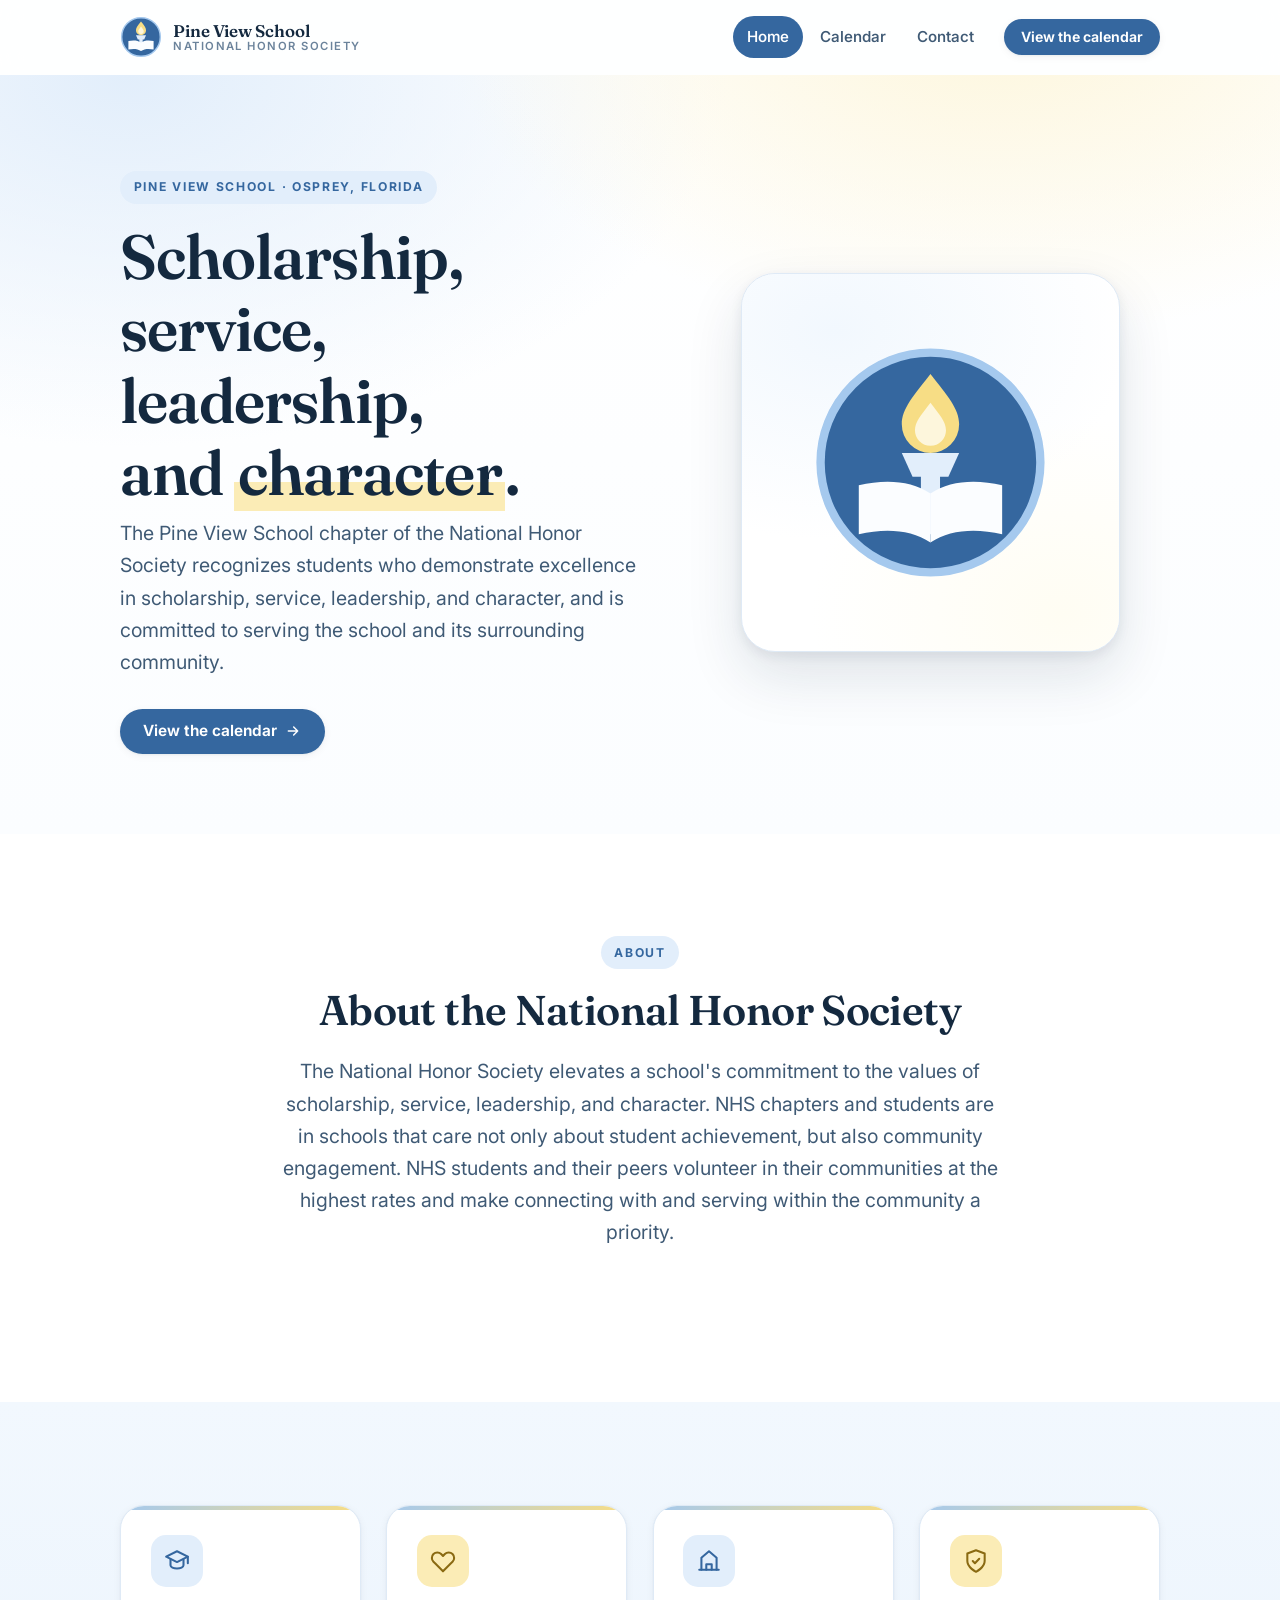
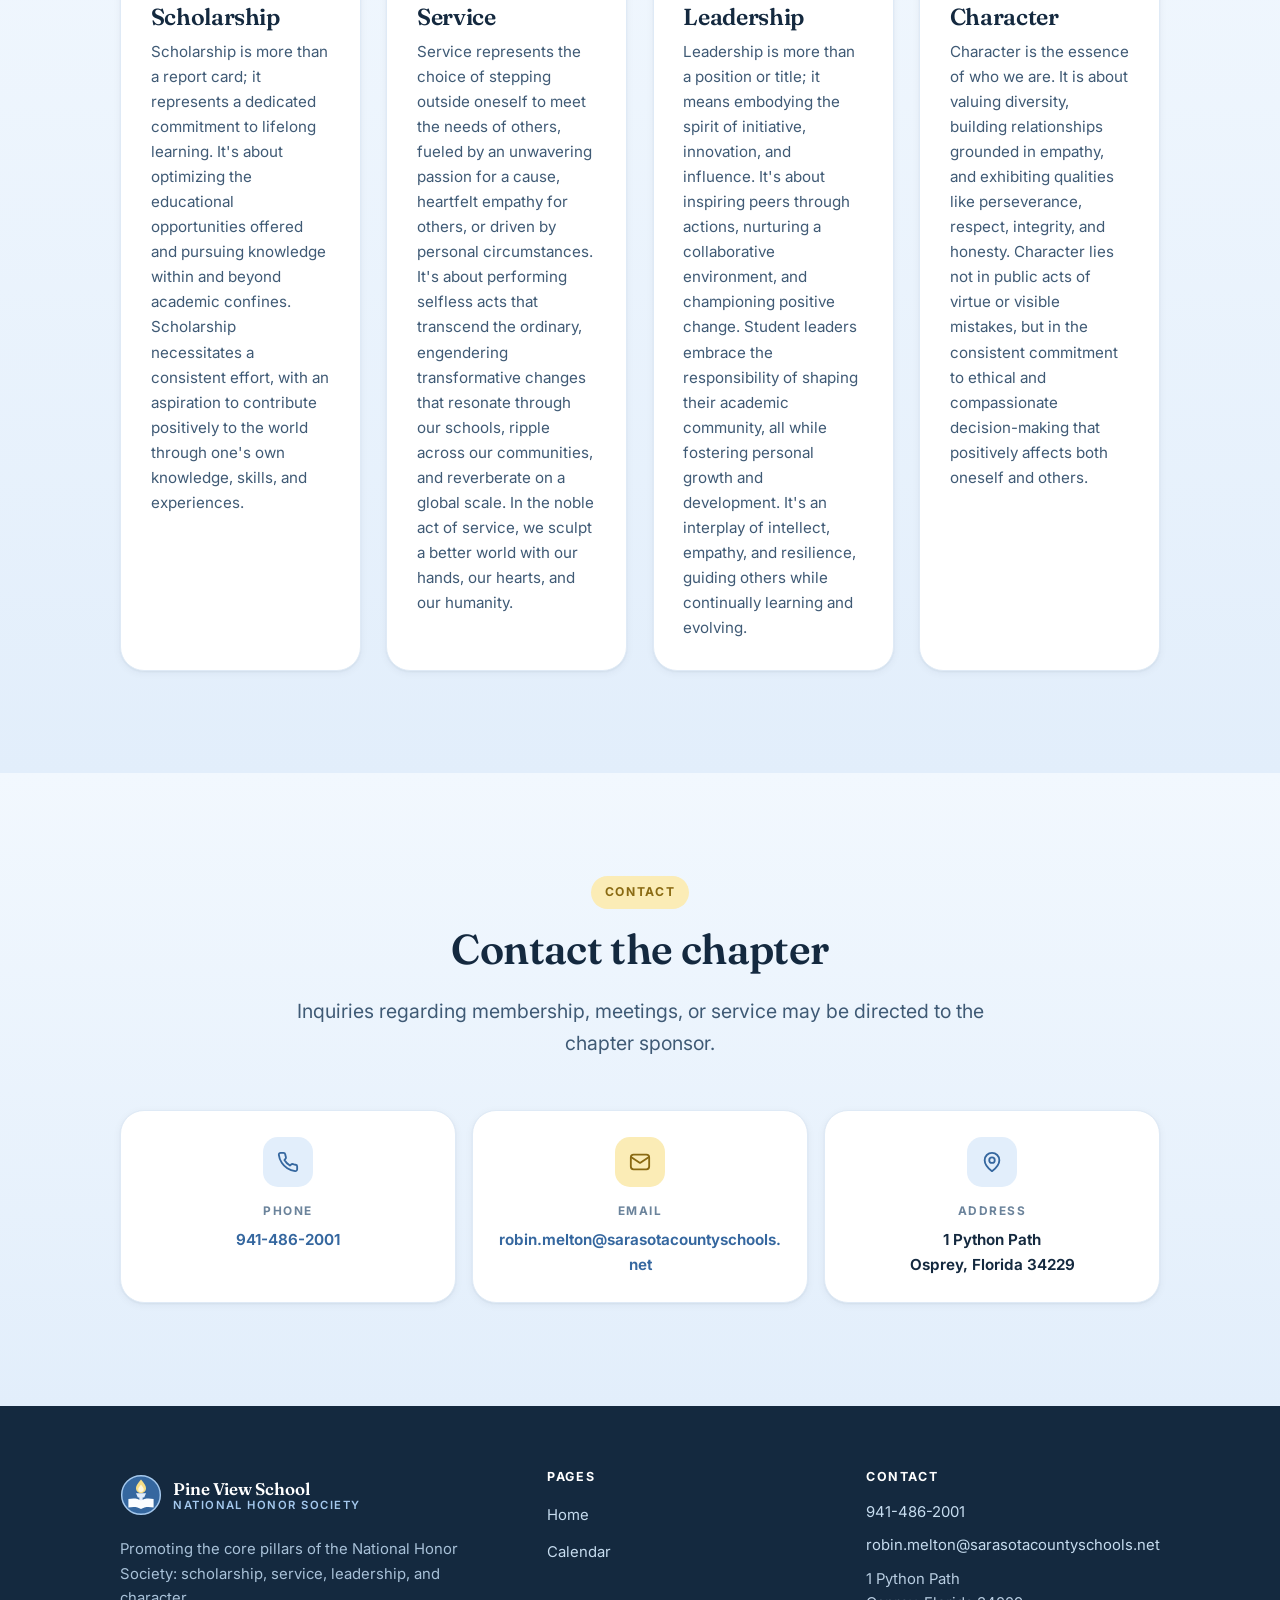
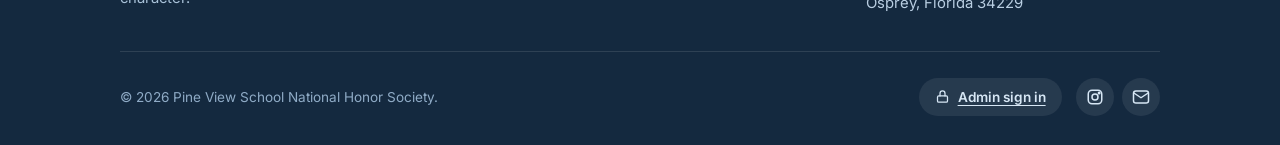
<file: site/index.html>
<!DOCTYPE html>
<html lang="en">
<head>
<meta charset="utf-8">
<meta name="viewport" content="width=device-width, initial-scale=1">
<title>Pine View School National Honor Society</title>
<meta name="description" content="The Pine View School chapter of the National Honor Society — scholarship, service, leadership, and character. Chapter calendar and meeting schedule.">
<link rel="preconnect" href="https://fonts.googleapis.com">
<link rel="preconnect" href="https://fonts.gstatic.com" crossorigin>
<link href="https://fonts.googleapis.com/css2?family=Fraunces:opsz,wght@9..144,500;9..144,600&family=Inter:wght@400;500;600;700&display=swap" rel="stylesheet">
<link rel="stylesheet" href="assets/css/style.css">
<script>document.documentElement.className += " js";</script>

<link rel="icon" href="data:image/svg+xml,<svg xmlns='http://www.w3.org/2000/svg' viewBox='0 0 100 100'><circle cx='50' cy='50' r='48' fill='%2335679f'/><path d='M50 13c-7 9-12 14.5-12 21a12 12 0 0 0 24 0c0-6.5-5-12-12-21z' fill='%23f7dd85'/><path d='M38 46h24l-4.5 10h-15z' fill='%23e2eefb'/><path d='M50 63c-8-5.5-19-6-30-3.5v20.5c11-2.5 22-2 30 3.5z M50 63c8-5.5 19-6 30-3.5v20.5c-11-2.5-22-2-30 3.5z' fill='%23fbfdff'/></svg>">
</head>
<body>

<a class="skip-link" href="#main">Skip to main content</a>

<header class="site-header">
  <div class="wrap">
    <nav class="nav" aria-label="Main">
      <a class="brand" href="index.html">
        <svg class="mark" viewBox="0 0 100 100" aria-hidden="true">
          <circle cx="50" cy="50" r="46" fill="#35679f"/>
          <circle cx="50" cy="50" r="46" fill="none" stroke="#a5c9ee" stroke-width="3.5"/>
          <rect x="46" y="50" width="8" height="30" rx="4" fill="#e2eefb"/>
          <path d="M50 13c-7 9-12 14.5-12 21a12 12 0 0 0 24 0c0-6.5-5-12-12-21z" fill="#f7dd85"/>
          <path d="M50 25c-3.8 5-6.5 8-6.5 11.5a6.5 6.5 0 0 0 13 0c0-3.5-2.7-6.5-6.5-11.5z" fill="#fdf6dc"/>
          <path d="M38 46h24l-4.5 10h-15z" fill="#e2eefb"/>
          <path d="M50 63c-8-5.5-19-6-30-3.5v20.5c11-2.5 22-2 30 3.5z" fill="#fbfdff"/>
          <path d="M50 63c8-5.5 19-6 30-3.5v20.5c-11-2.5-22-2-30 3.5z" fill="#fbfdff"/>
        </svg>
        <span class="brand-text">
          <span class="b1">Pine View School</span>
          <span class="b2">National Honor Society</span>
        </span>
      </a>

      <button class="nav-toggle" type="button" aria-expanded="false" aria-controls="nav-menu">
        <span></span>
        <span class="sr-only">Toggle navigation menu</span>
      </button>

      <div class="nav-menu" id="nav-menu">
        <ul class="nav-links">
          <li><a href="index.html" aria-current="page">Home</a></li>
          <li><a href="calendar.html">Calendar</a></li>
          <li><a href="index.html#contact">Contact</a></li>
        </ul>
        <div class="nav-cta">
          <a class="btn btn-primary btn-sm" href="calendar.html">View the calendar</a>
        </div>
      </div>
    </nav>
  </div>
</header>

<main id="main">

  <!-- ================================================================ HERO -->
  <section class="hero">
    <div class="wrap">
      <div class="hero-grid">
        <div>
          <span class="eyebrow">Pine View School &middot; Osprey, Florida</span>
          <h1>Scholarship, service, leadership, and&nbsp;<span class="hl">character</span>.</h1>
          <p class="lede">
            The Pine View School chapter of the National Honor Society recognizes students who
            demonstrate excellence in scholarship, service, leadership, and character, and is
            committed to serving the school and its surrounding community.
          </p>

          <div class="hero-actions">
            <a class="btn btn-primary" href="calendar.html">
              View the calendar
              <svg width="16" height="16" viewBox="0 0 24 24" fill="none" stroke="currentColor" stroke-width="2.2" stroke-linecap="round" stroke-linejoin="round" aria-hidden="true"><path d="M5 12h14M13 6l6 6-6 6"/></svg>
            </a>
          </div>

        </div>

        <div class="hero-art">
          <div class="emblem-card">
            <svg viewBox="0 0 100 100" role="img" aria-label="Pine View School emblem: a torch and open book">
              <circle cx="50" cy="50" r="46" fill="#35679f"/>
              <circle cx="50" cy="50" r="46" fill="none" stroke="#a5c9ee" stroke-width="3.5"/>
              <rect x="46" y="50" width="8" height="30" rx="4" fill="#e2eefb"/>
              <path d="M50 13c-7 9-12 14.5-12 21a12 12 0 0 0 24 0c0-6.5-5-12-12-21z" fill="#f7dd85"/>
              <path d="M50 25c-3.8 5-6.5 8-6.5 11.5a6.5 6.5 0 0 0 13 0c0-3.5-2.7-6.5-6.5-11.5z" fill="#fdf6dc"/>
              <path d="M38 46h24l-4.5 10h-15z" fill="#e2eefb"/>
              <path d="M50 63c-8-5.5-19-6-30-3.5v20.5c11-2.5 22-2 30 3.5z" fill="#fbfdff"/>
              <path d="M50 63c8-5.5 19-6 30-3.5v20.5c-11-2.5-22-2-30 3.5z" fill="#fbfdff"/>
            </svg>
          </div>
        </div>
      </div>
    </div>
  </section>

  <!-- =============================================================== ABOUT -->
  <section class="section section-white" id="about">
    <div class="wrap">
      <div class="section-head center reveal">
        <span class="eyebrow">About</span>
        <h2>About the National Honor Society</h2>
        <p class="lede">
          The National Honor Society elevates a school's commitment to the values of scholarship,
          service, leadership, and character. NHS chapters and students are in schools that care not
          only about student achievement, but also community engagement. NHS students and their peers
          volunteer in their communities at the highest rates and make connecting with and serving
          within the community a priority.
        </p>
      </div>

    </div>
  </section>

  <!-- ============================================================= PILLARS -->
  <section class="section section-blue" id="pillars">
    <div class="wrap">
      <div class="grid g-4">

        <article class="pillar reveal">
          <div class="ico">
            <svg viewBox="0 0 24 24" fill="none" stroke="currentColor" stroke-width="1.9" stroke-linecap="round" stroke-linejoin="round" aria-hidden="true">
              <path d="M12 3 2 8l10 5 10-5-10-5Z"/><path d="M6 10.5V16c0 1.7 2.7 3 6 3s6-1.3 6-3v-5.5"/><path d="M22 8v6"/>
            </svg>
          </div>
          <h3>Scholarship</h3>
          <p>
            Scholarship is more than a report card; it represents a dedicated commitment to
            lifelong learning. It's about optimizing the educational opportunities offered and
            pursuing knowledge within and beyond academic confines. Scholarship necessitates a
            consistent effort, with an aspiration to contribute positively to the world through
            one's own knowledge, skills, and experiences.
          </p>
        </article>

        <article class="pillar reveal">
          <div class="ico">
            <svg viewBox="0 0 24 24" fill="none" stroke="currentColor" stroke-width="1.9" stroke-linecap="round" stroke-linejoin="round" aria-hidden="true">
              <path d="M20.8 5.6a5 5 0 0 0-7.1 0L12 7.3l-1.7-1.7a5 5 0 0 0-7.1 7.1l1.7 1.7L12 21.5l7.1-7.1 1.7-1.7a5 5 0 0 0 0-7.1Z"/>
            </svg>
          </div>
          <h3>Service</h3>
          <p>
            Service represents the choice of stepping outside oneself to meet the needs of others,
            fueled by an unwavering passion for a cause, heartfelt empathy for others, or driven by
            personal circumstances. It's about performing selfless acts that transcend the
            ordinary, engendering transformative changes that resonate through our schools, ripple
            across our communities, and reverberate on a global scale. In the noble act of service,
            we sculpt a better world with our hands, our hearts, and our humanity.
          </p>
        </article>

        <article class="pillar reveal">
          <div class="ico">
            <svg viewBox="0 0 24 24" fill="none" stroke="currentColor" stroke-width="1.9" stroke-linecap="round" stroke-linejoin="round" aria-hidden="true">
              <path d="M3 20h18"/><path d="M5 20V9l7-6 7 6v11"/><path d="M9.5 20v-5h5v5"/>
            </svg>
          </div>
          <h3>Leadership</h3>
          <p>
            Leadership is more than a position or title; it means embodying the spirit of
            initiative, innovation, and influence. It's about inspiring peers through actions,
            nurturing a collaborative environment, and championing positive change. Student leaders
            embrace the responsibility of shaping their academic community, all while fostering
            personal growth and development. It's an interplay of intellect, empathy, and
            resilience, guiding others while continually learning and evolving.
          </p>
        </article>

        <article class="pillar reveal">
          <div class="ico">
            <svg viewBox="0 0 24 24" fill="none" stroke="currentColor" stroke-width="1.9" stroke-linecap="round" stroke-linejoin="round" aria-hidden="true">
              <path d="M12 22s8-4 8-10V5l-8-3-8 3v7c0 6 8 10 8 10Z"/><path d="m9 12 2 2 4-4"/>
            </svg>
          </div>
          <h3>Character</h3>
          <p>
            Character is the essence of who we are. It is about valuing diversity, building
            relationships grounded in empathy, and exhibiting qualities like perseverance, respect,
            integrity, and honesty. Character lies not in public acts of virtue or visible
            mistakes, but in the consistent commitment to ethical and compassionate
            decision-making that positively affects both oneself and others.
          </p>
        </article>

      </div>
    </div>
  </section>

  <!-- ============================================================= CONTACT -->
  <section class="section section-blue" id="contact">
    <div class="wrap">
      <div class="section-head center reveal">
        <span class="eyebrow is-accent">Contact</span>
        <h2>Contact the chapter</h2>
        <p class="lede">Inquiries regarding membership, meetings, or service may be directed to the chapter sponsor.</p>
      </div>

      <div class="contact-grid">
        <div class="contact-card reveal">
          <div class="ico">
            <svg width="22" height="22" viewBox="0 0 24 24" fill="none" stroke="currentColor" stroke-width="2" stroke-linecap="round" stroke-linejoin="round" aria-hidden="true"><path d="M22 16.9v3a2 2 0 0 1-2.2 2 19.8 19.8 0 0 1-8.6-3.1 19.5 19.5 0 0 1-6-6A19.8 19.8 0 0 1 2 4.2 2 2 0 0 1 4 2h3a2 2 0 0 1 2 1.7c.1 1 .4 1.9.7 2.8a2 2 0 0 1-.5 2.1L8.1 9.9a16 16 0 0 0 6 6l1.3-1.1a2 2 0 0 1 2.1-.5c.9.3 1.8.6 2.8.7a2 2 0 0 1 1.7 2Z"/></svg>
          </div>
          <div class="k">Phone</div>
          <div class="v"><a href="tel:+19414862001">941-486-2001</a></div>
        </div>

        <div class="contact-card reveal">
          <div class="ico">
            <svg width="22" height="22" viewBox="0 0 24 24" fill="none" stroke="currentColor" stroke-width="2" stroke-linecap="round" stroke-linejoin="round" aria-hidden="true"><rect x="2" y="4" width="20" height="16" rx="3"/><path d="m3 7 9 6 9-6"/></svg>
          </div>
          <div class="k">Email</div>
          <div class="v"><a href="mailto:robin.melton@sarasotacountyschools.net">robin.melton@sarasotacountyschools.net</a></div>
        </div>

        <div class="contact-card reveal">
          <div class="ico">
            <svg width="22" height="22" viewBox="0 0 24 24" fill="none" stroke="currentColor" stroke-width="2" stroke-linecap="round" stroke-linejoin="round" aria-hidden="true"><path d="M20 10c0 6-8 12-8 12s-8-6-8-12a8 8 0 0 1 16 0Z"/><circle cx="12" cy="10" r="3"/></svg>
          </div>
          <div class="k">Address</div>
          <div class="v">1 Python Path<br>Osprey, Florida 34229</div>
        </div>
      </div>

    </div>
  </section>

</main>

<footer class="site-footer">
  <div class="wrap">
    <div class="footer-grid">
      <div>
        <a class="brand" href="index.html">
          <svg class="mark" viewBox="0 0 100 100" aria-hidden="true">
            <circle cx="50" cy="50" r="46" fill="#35679f"/>
            <circle cx="50" cy="50" r="46" fill="none" stroke="#a5c9ee" stroke-width="3.5"/>
            <rect x="46" y="50" width="8" height="30" rx="4" fill="#e2eefb"/>
            <path d="M50 13c-7 9-12 14.5-12 21a12 12 0 0 0 24 0c0-6.5-5-12-12-21z" fill="#f7dd85"/>
            <path d="M50 25c-3.8 5-6.5 8-6.5 11.5a6.5 6.5 0 0 0 13 0c0-3.5-2.7-6.5-6.5-11.5z" fill="#fdf6dc"/>
            <path d="M38 46h24l-4.5 10h-15z" fill="#e2eefb"/>
            <path d="M50 63c-8-5.5-19-6-30-3.5v20.5c11-2.5 22-2 30 3.5z" fill="#fbfdff"/>
            <path d="M50 63c8-5.5 19-6 30-3.5v20.5c-11-2.5-22-2-30 3.5z" fill="#fbfdff"/>
          </svg>
          <span class="brand-text">
            <span class="b1">Pine View School</span>
            <span class="b2">National Honor Society</span>
          </span>
        </a>
        <p>
          Promoting the core pillars of the National Honor Society: scholarship, service,
          leadership, and character.
        </p>
      </div>

      <div>
        <h4>Pages</h4>
        <ul>
          <li><a href="index.html">Home</a></li>
          <li><a href="calendar.html">Calendar</a></li>
        </ul>
      </div>

      <div>
        <h4>Contact</h4>
        <address>
          <a href="tel:+19414862001">941-486-2001</a>
          <a href="mailto:robin.melton@sarasotacountyschools.net">robin.melton@sarasotacountyschools.net</a>
          <span>1 Python Path<br>Osprey, Florida 34229</span>
        </address>
      </div>
    </div>

    <div class="footer-bottom">
      <span>&copy; <span data-year>2026</span> Pine View School National Honor Society.</span>
      <div class="footer-actions">
        <a class="admin-link" href="admin.html">
          <svg viewBox="0 0 24 24" fill="none" stroke="currentColor" stroke-width="2" stroke-linecap="round" stroke-linejoin="round" aria-hidden="true"><rect x="4" y="11" width="16" height="10" rx="2"/><path d="M8 11V7a4 4 0 0 1 8 0v4"/></svg>
          Admin sign in
        </a>
        <div class="social">
          <a href="https://www.instagram.com/nhspineview/" target="_blank" rel="noopener" aria-label="Instagram: @nhspineview">
            <svg viewBox="0 0 24 24" fill="none" stroke="currentColor" stroke-width="2" stroke-linecap="round" stroke-linejoin="round" aria-hidden="true"><rect x="3" y="3" width="18" height="18" rx="5"/><circle cx="12" cy="12" r="4"/><circle cx="17.5" cy="6.5" r="1"/></svg>
          </a>
          <a href="mailto:robin.melton@sarasotacountyschools.net" aria-label="Email the chapter sponsor">
            <svg viewBox="0 0 24 24" fill="none" stroke="currentColor" stroke-width="2" stroke-linecap="round" stroke-linejoin="round" aria-hidden="true"><rect x="2" y="4" width="20" height="16" rx="3"/><path d="m3 7 9 6 9-6"/></svg>
          </a>
        </div>
      </div>
    </div>
  </div>
</footer>

<button class="to-top" type="button" aria-label="Back to top">
  <svg viewBox="0 0 24 24" fill="none" stroke="currentColor" stroke-width="2.4" stroke-linecap="round" stroke-linejoin="round" aria-hidden="true"><path d="M12 19V5M5 12l7-7 7 7"/></svg>
</button>

<script src="assets/js/main.js"></script>
</body>
</html>
</file>
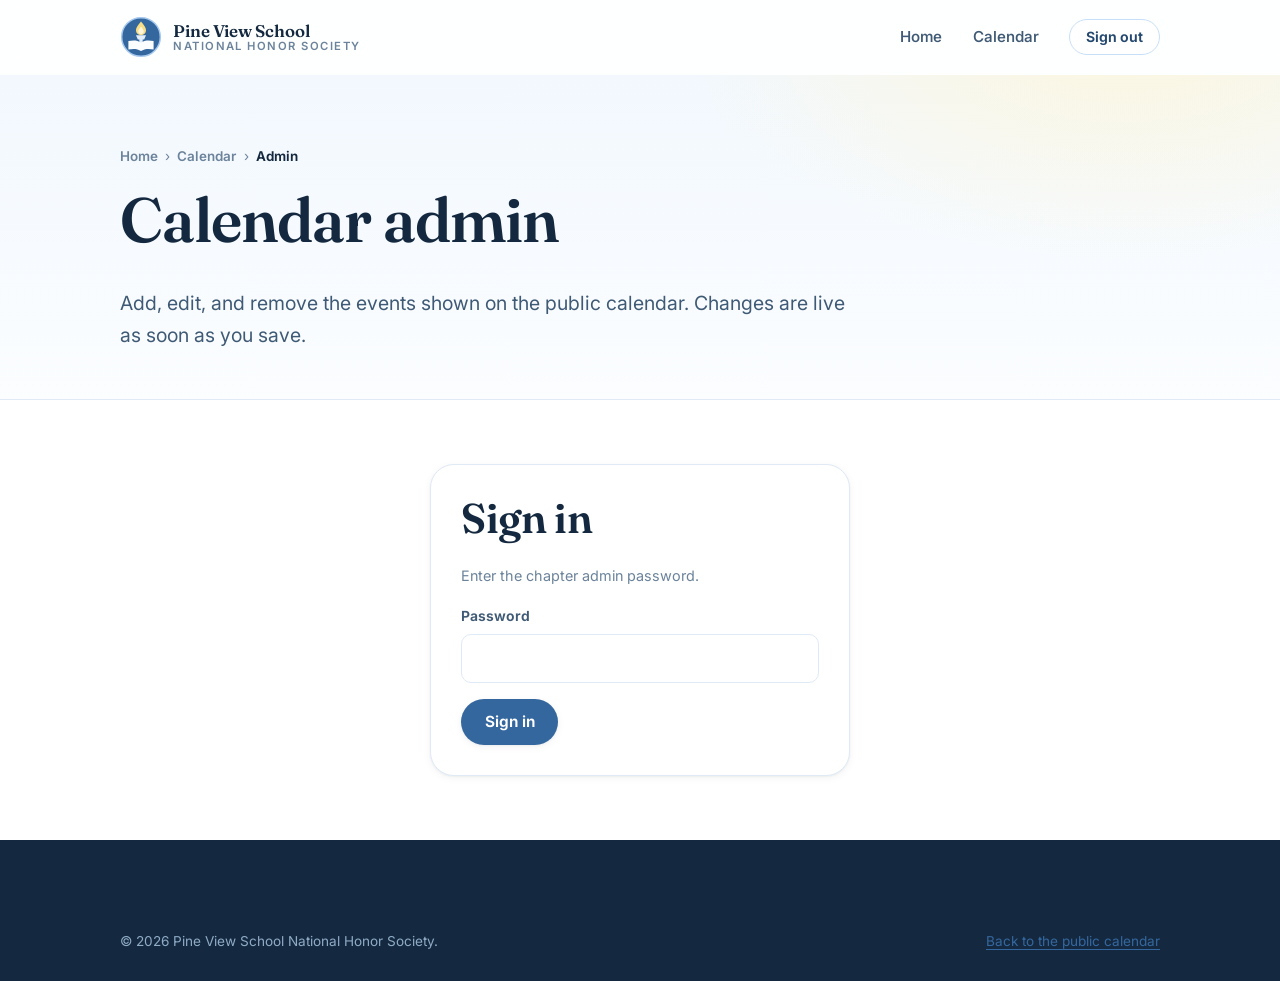
<file: site/admin.html>
<!DOCTYPE html>
<html lang="en">
<head>
<meta charset="utf-8">
<meta name="viewport" content="width=device-width, initial-scale=1">
<title>Calendar admin — Pine View School NHS</title>
<!-- Private page: keep it out of search results. This is not access control —
     the API is what enforces that. -->
<meta name="robots" content="noindex, nofollow">
<link rel="preconnect" href="https://fonts.googleapis.com">
<link rel="preconnect" href="https://fonts.gstatic.com" crossorigin>
<link href="https://fonts.googleapis.com/css2?family=Fraunces:opsz,wght@9..144,500;9..144,600&family=Inter:wght@400;500;600;700&display=swap" rel="stylesheet">
<link rel="stylesheet" href="assets/css/style.css">
<link rel="stylesheet" href="assets/css/calendar.css">
<script>document.documentElement.className += " js";</script>

<link rel="icon" href="data:image/svg+xml,<svg xmlns='http://www.w3.org/2000/svg' viewBox='0 0 100 100'><circle cx='50' cy='50' r='48' fill='%2335679f'/><path d='M50 13c-7 9-12 14.5-12 21a12 12 0 0 0 24 0c0-6.5-5-12-12-21z' fill='%23f7dd85'/><path d='M38 46h24l-4.5 10h-15z' fill='%23e2eefb'/><path d='M50 63c-8-5.5-19-6-30-3.5v20.5c11-2.5 22-2 30 3.5z M50 63c8-5.5 19-6 30-3.5v20.5c-11-2.5-22-2-30 3.5z' fill='%23fbfdff'/></svg>">
</head>
<body>

<a class="skip-link" href="#main">Skip to main content</a>

<header class="site-header">
  <div class="wrap">
    <nav class="nav" aria-label="Main">
      <a class="brand" href="index.html">
        <svg class="mark" viewBox="0 0 100 100" aria-hidden="true">
          <circle cx="50" cy="50" r="46" fill="#35679f"/>
          <circle cx="50" cy="50" r="46" fill="none" stroke="#a5c9ee" stroke-width="3.5"/>
          <rect x="46" y="50" width="8" height="30" rx="4" fill="#e2eefb"/>
          <path d="M50 13c-7 9-12 14.5-12 21a12 12 0 0 0 24 0c0-6.5-5-12-12-21z" fill="#f7dd85"/>
          <path d="M50 25c-3.8 5-6.5 8-6.5 11.5a6.5 6.5 0 0 0 13 0c0-3.5-2.7-6.5-6.5-11.5z" fill="#fdf6dc"/>
          <path d="M38 46h24l-4.5 10h-15z" fill="#e2eefb"/>
          <path d="M50 63c-8-5.5-19-6-30-3.5v20.5c11-2.5 22-2 30 3.5z" fill="#fbfdff"/>
          <path d="M50 63c8-5.5 19-6 30-3.5v20.5c-11-2.5-22-2-30 3.5z" fill="#fbfdff"/>
        </svg>
        <span class="brand-text">
          <span class="b1">Pine View School</span>
          <span class="b2">National Honor Society</span>
        </span>
      </a>

      <button class="nav-toggle" type="button" aria-expanded="false" aria-controls="nav-menu">
        <span></span>
        <span class="sr-only">Toggle navigation menu</span>
      </button>

      <div class="nav-menu" id="nav-menu">
        <ul class="nav-links">
          <li><a href="index.html">Home</a></li>
          <li><a href="calendar.html">Calendar</a></li>
        </ul>
        <div class="nav-cta">
          <button class="btn btn-ghost btn-sm" type="button" data-logout hidden>Sign out</button>
        </div>
      </div>
    </nav>
  </div>
</header>

<main id="main">

  <section class="page-hero">
    <div class="wrap">
      <nav class="crumb" aria-label="Breadcrumb">
        <a href="index.html">Home</a> <span aria-hidden="true">›</span>
        <a href="calendar.html">Calendar</a> <span aria-hidden="true">›</span>
        <span aria-current="page">Admin</span>
      </nav>
      <h1>Calendar admin</h1>
      <p class="lede">
        Add, edit, and remove the events shown on the public calendar. Changes are live as soon as
        you save.
      </p>
    </div>
  </section>

  <!-- =============================================================== LOGIN -->
  <section class="section tight section-white" data-login-panel hidden>
    <div class="wrap">
      <div class="card admin-login">
        <h2>Sign in</h2>
        <p class="hint" style="color: var(--ink-mute); font-size: .9rem; margin-bottom: 1.1rem;">
          Enter the chapter admin password.
        </p>

        <form data-login-form novalidate>
          <div class="field">
            <label for="password">Password</label>
            <input type="password" id="password" name="password" autocomplete="current-password" required>
          </div>
          <div class="form-actions">
            <button class="btn btn-primary" type="submit">Sign in</button>
          </div>
          <p class="form-msg" data-login-msg hidden></p>
        </form>
      </div>
    </div>
  </section>

  <!-- =============================================================== ADMIN -->
  <section class="section tight section-white" data-admin-panel hidden>
    <div class="wrap">
      <div class="admin-grid">

        <!-- ---------------------------------------------------- event form -->
        <div class="card">
          <h2 data-form-title>Add an event</h2>

          <form data-event-form novalidate>
            <div class="field">
              <label for="title">Title</label>
              <input type="text" id="title" name="title" maxlength="200" required
                     placeholder="Chapter meeting">
            </div>

            <div class="field">
              <label for="event_date">Date</label>
              <input type="date" id="event_date" name="event_date" required>
            </div>

            <div class="field-row">
              <div class="field">
                <label for="start_time">Start time</label>
                <input type="time" id="start_time" name="start_time">
              </div>
              <div class="field">
                <label for="end_time">End time</label>
                <input type="time" id="end_time" name="end_time">
              </div>
            </div>

            <div class="field">
              <label for="location">Location</label>
              <input type="text" id="location" name="location" maxlength="200" placeholder="MPR">
            </div>

            <div class="field">
              <label for="description">Notes</label>
              <textarea id="description" name="description"
                        placeholder="Optional detail shown under the event."></textarea>
              <span class="hint">Visible to anyone on the public calendar.</span>
            </div>

            <label class="field-check">
              <input type="checkbox" name="is_published" checked>
              Published — uncheck to save it as a draft only you can see
            </label>

            <div class="form-actions">
              <button class="btn btn-primary" type="submit">Save event</button>
              <button class="btn btn-ghost" type="button" data-cancel-edit hidden>Cancel</button>
            </div>

            <p class="form-msg" data-form-msg hidden></p>
          </form>
        </div>

        <!-- --------------------------------------------------- event list -->
        <div>
          <div class="section-head" style="margin-bottom: 1.4rem;">
            <span class="eyebrow">All events</span>
            <h2>Published and drafts</h2>
          </div>

          <p class="events-state" data-admin-state hidden></p>
          <ul class="meet-list" data-admin-list></ul>
        </div>

      </div>
    </div>
  </section>

</main>

<footer class="site-footer">
  <div class="wrap">
    <div class="footer-bottom">
      <span>&copy; <span data-year>2026</span> Pine View School National Honor Society.</span>
      <span><a href="calendar.html">Back to the public calendar</a></span>
    </div>
  </div>
</footer>

<script src="assets/js/main.js"></script>
<script src="assets/js/api.js"></script>
<script src="assets/js/admin.js"></script>
</body>
</html>
</file>
<file: site/assets/css/style.css>
/* ==========================================================================
   Pine View School NHS — design system
   Palette: pastel blue + pastel yellow + white
   ========================================================================== */

:root {
  /* Blues */
  --blue-050: #f2f8fe;
  --blue-100: #e2eefb;
  --blue-200: #c7dff7;
  --blue-300: #a5c9ee;
  --blue-400: #77a9dd;
  --blue-500: #4d86c4;
  --blue-600: #35679f;
  --blue-700: #24486f;
  --blue-900: #14293f;

  /* Yellows */
  --yellow-050: #fffdf3;
  --yellow-100: #fdf6dc;
  --yellow-200: #fbecb6;
  --yellow-300: #f7dd85;
  --yellow-400: #f0cd55;
  --yellow-500: #d9ab2c;
  --yellow-700: #8a6a12;

  /* Neutrals */
  --white: #ffffff;
  --paper: #fbfdff;
  --ink: #14293f;
  --ink-soft: #3f5a75;
  --ink-mute: #6b839b;
  --line: #dfeaf6;

  /* Semantic */
  --bg: var(--paper);
  --surface: var(--white);
  --brand: var(--blue-600);
  --brand-soft: var(--blue-200);
  --accent: var(--yellow-300);
  --accent-soft: var(--yellow-200);

  /* Shape + depth */
  --r-sm: 10px;
  --r-md: 16px;
  --r-lg: 24px;
  --r-xl: 34px;
  --r-pill: 999px;

  --sh-1: 0 1px 2px rgba(20, 41, 63, .05), 0 2px 8px rgba(20, 41, 63, .05);
  --sh-2: 0 2px 6px rgba(20, 41, 63, .06), 0 12px 28px rgba(20, 41, 63, .08);
  --sh-3: 0 4px 12px rgba(20, 41, 63, .08), 0 24px 56px rgba(20, 41, 63, .12);

  --wrap: 1120px;
  --gut: clamp(1.15rem, 4vw, 2.5rem);

  --ease: cubic-bezier(.22, .61, .36, 1);

  --font: "Inter", ui-sans-serif, system-ui, -apple-system, "Segoe UI", Roboto,
    "Helvetica Neue", Arial, sans-serif;
  --font-display: "Fraunces", "Iowan Old Style", Georgia, "Times New Roman", serif;
}

/* --------------------------------------------------------------------------
   Base
   -------------------------------------------------------------------------- */

*, *::before, *::after { box-sizing: border-box; }

html {
  scroll-behavior: smooth;
  scroll-padding-top: 92px;
  -webkit-text-size-adjust: 100%;
}

@media (prefers-reduced-motion: reduce) {
  html { scroll-behavior: auto; }
  *, *::before, *::after {
    animation-duration: .001ms !important;
    transition-duration: .001ms !important;
  }
}

body {
  margin: 0;
  font-family: var(--font);
  font-size: 17px;
  line-height: 1.65;
  color: var(--ink-soft);
  background: var(--bg);
  -webkit-font-smoothing: antialiased;
  overflow-x: hidden;
}

h1, h2, h3, h4 {
  font-family: var(--font-display);
  color: var(--ink);
  line-height: 1.15;
  letter-spacing: -.015em;
  margin: 0 0 .5em;
  font-weight: 600;
}

h1 { font-size: clamp(2.3rem, 5.4vw, 3.9rem); }
h2 { font-size: clamp(1.75rem, 3.6vw, 2.6rem); }
h3 { font-size: clamp(1.2rem, 2vw, 1.45rem); }
h4 { font-size: 1.05rem; }

p { margin: 0 0 1.1em; }
p:last-child { margin-bottom: 0; }

a { color: var(--blue-600); text-decoration-thickness: 1px; text-underline-offset: 3px; }
a:hover { color: var(--blue-700); }

img, svg { max-width: 100%; }

:focus-visible {
  outline: 3px solid var(--blue-500);
  outline-offset: 3px;
  border-radius: 6px;
}

.wrap {
  width: 100%;
  max-width: var(--wrap);
  margin-inline: auto;
  padding-inline: var(--gut);
}

.skip-link {
  position: absolute;
  left: 50%;
  top: 0;
  transform: translate(-50%, -120%);
  z-index: 200;
  background: var(--ink);
  color: #fff;
  padding: .7rem 1.3rem;
  border-radius: 0 0 var(--r-sm) var(--r-sm);
  font-weight: 600;
  text-decoration: none;
  transition: transform .2s var(--ease);
}
.skip-link:focus { transform: translate(-50%, 0); color: #fff; }

.sr-only {
  position: absolute; width: 1px; height: 1px;
  padding: 0; margin: -1px; overflow: hidden;
  clip: rect(0 0 0 0); white-space: nowrap; border: 0;
}

/* --------------------------------------------------------------------------
   Header / navigation
   -------------------------------------------------------------------------- */

.site-header {
  position: sticky;
  top: 0;
  z-index: 100;
  background: rgba(255, 255, 255, .78);
  backdrop-filter: saturate(180%) blur(14px);
  -webkit-backdrop-filter: saturate(180%) blur(14px);
  border-bottom: 1px solid transparent;
  transition: box-shadow .25s var(--ease), border-color .25s var(--ease),
              background .25s var(--ease);
}
.site-header.is-stuck {
  border-bottom-color: var(--line);
  box-shadow: 0 6px 24px rgba(20, 41, 63, .06);
}

.nav {
  display: flex;
  align-items: center;
  gap: 1rem;
  min-height: 74px;
}

.brand {
  display: inline-flex;
  align-items: center;
  gap: .7rem;
  text-decoration: none;
  color: var(--ink);
  margin-right: auto;
  padding: .3rem 0;
}
.brand .mark { width: 42px; height: 42px; flex: none; }
.brand-text { display: grid; line-height: 1.15; }
.brand-text .b1 {
  font-family: var(--font-display);
  font-weight: 600;
  font-size: 1.06rem;
  letter-spacing: -.01em;
}
.brand-text .b2 {
  font-size: .705rem;
  letter-spacing: .13em;
  text-transform: uppercase;
  color: var(--ink-mute);
  font-weight: 600;
}

.nav-menu {
  display: flex;
  align-items: center;
  gap: .5rem;
}

.nav-links {
  display: flex;
  align-items: center;
  gap: .25rem;
  list-style: none;
  margin: 0;
  padding: 0;
}
.nav-links a {
  display: block;
  padding: .55rem .85rem;
  border-radius: var(--r-pill);
  color: var(--ink-soft);
  font-weight: 550;
  font-size: .945rem;
  text-decoration: none;
  transition: background .18s var(--ease), color .18s var(--ease);
}
.nav-links a:hover { background: var(--blue-100); color: var(--blue-700); }
.nav-links a[aria-current="page"] {
  background: var(--blue-600);
  color: #fff;
}

.nav-cta { margin-left: .5rem; }

.nav-toggle {
  display: none;
  width: 44px; height: 44px;
  border: 1px solid var(--line);
  background: var(--white);
  border-radius: 12px;
  cursor: pointer;
  padding: 0;
  place-items: center;
}
.nav-toggle span {
  display: block;
  width: 19px; height: 2px;
  background: var(--ink);
  border-radius: 2px;
  position: relative;
  transition: transform .22s var(--ease), background .22s var(--ease);
}
.nav-toggle span::before,
.nav-toggle span::after {
  content: "";
  position: absolute; left: 0;
  width: 19px; height: 2px;
  background: var(--ink);
  border-radius: 2px;
  transition: transform .22s var(--ease), top .22s var(--ease);
}
.nav-toggle span::before { top: -6px; }
.nav-toggle span::after { top: 6px; }
.nav-toggle[aria-expanded="true"] span { background: transparent; }
.nav-toggle[aria-expanded="true"] span::before { top: 0; transform: rotate(45deg); }
.nav-toggle[aria-expanded="true"] span::after { top: 0; transform: rotate(-45deg); }

@media (max-width: 860px) {
  .nav-toggle { display: grid; }
  .nav-menu {
    position: absolute;
    inset: 100% var(--gut) auto var(--gut);
    background: var(--white);
    border: 1px solid var(--line);
    border-radius: var(--r-lg);
    box-shadow: var(--sh-3);
    padding: .6rem;
    display: none;
  }
  .nav-menu.is-open { display: block; }
  .nav-links { flex-direction: column; align-items: stretch; gap: .1rem; }
  .nav-links a { padding: .8rem 1rem; border-radius: var(--r-sm); }
  .nav-cta { margin: .45rem 0 .2rem; }
  .nav-cta .btn { width: 100%; }
}

/* --------------------------------------------------------------------------
   Buttons + small UI
   -------------------------------------------------------------------------- */

.btn {
  display: inline-flex;
  align-items: center;
  justify-content: center;
  gap: .5rem;
  padding: .78rem 1.4rem;
  border-radius: var(--r-pill);
  border: 1px solid transparent;
  font: inherit;
  font-weight: 650;
  font-size: .96rem;
  line-height: 1.2;
  text-decoration: none;
  cursor: pointer;
  transition: transform .16s var(--ease), box-shadow .2s var(--ease),
              background .2s var(--ease), color .2s var(--ease),
              border-color .2s var(--ease);
}
.btn:hover { transform: translateY(-2px); }
.btn:active { transform: translateY(0); }

.btn-primary { background: var(--blue-600); color: #fff; box-shadow: var(--sh-1); }
.btn-primary:hover { background: var(--blue-700); color: #fff; box-shadow: var(--sh-2); }

.btn-accent { background: var(--yellow-300); color: var(--ink); box-shadow: var(--sh-1); }
.btn-accent:hover { background: var(--yellow-400); color: var(--ink); box-shadow: var(--sh-2); }

.btn-ghost { background: var(--white); color: var(--blue-700); border-color: var(--blue-200); }
.btn-ghost:hover { background: var(--blue-050); border-color: var(--blue-300); color: var(--blue-700); }

.btn-sm { padding: .55rem 1rem; font-size: .88rem; }

.eyebrow {
  display: inline-flex;
  align-items: center;
  gap: .5rem;
  font-size: .76rem;
  font-weight: 700;
  letter-spacing: .14em;
  text-transform: uppercase;
  color: var(--blue-600);
  background: var(--blue-100);
  padding: .4rem .85rem;
  border-radius: var(--r-pill);
  margin-bottom: 1.1rem;
}
.eyebrow.is-accent { color: var(--yellow-700); background: var(--yellow-200); }

.pill {
  display: inline-flex;
  align-items: center;
  gap: .38rem;
  font-size: .78rem;
  font-weight: 650;
  padding: .28rem .7rem;
  border-radius: var(--r-pill);
  background: var(--blue-100);
  color: var(--blue-700);
  white-space: nowrap;
}
.pill.is-accent { background: var(--yellow-200); color: var(--yellow-700); }
.pill.is-mute { background: #eef2f7; color: var(--ink-mute); }

.lede {
  font-size: clamp(1.06rem, 1.6vw, 1.22rem);
  color: var(--ink-soft);
  max-width: 62ch;
}

/* --------------------------------------------------------------------------
   Section scaffolding
   -------------------------------------------------------------------------- */

.section { padding: clamp(3.6rem, 8vw, 6.5rem) 0; }
.section.tight { padding: clamp(2.6rem, 5vw, 4rem) 0; }
.section-blue { background: linear-gradient(180deg, var(--blue-050), var(--blue-100)); }
.section-white { background: var(--white); }

.section-head { max-width: 66ch; margin-bottom: clamp(2rem, 4vw, 3.2rem); }
.section-head.center { margin-inline: auto; text-align: center; }
.section-head.center .eyebrow { justify-content: center; }
.section-head.center .lede { margin-inline: auto; }

.grid { display: grid; gap: clamp(1rem, 2.2vw, 1.6rem); }
.g-2 { grid-template-columns: repeat(2, minmax(0, 1fr)); }
.g-3 { grid-template-columns: repeat(3, minmax(0, 1fr)); }
.g-4 { grid-template-columns: repeat(4, minmax(0, 1fr)); }

@media (max-width: 940px) {
  .g-3, .g-4 { grid-template-columns: repeat(2, minmax(0, 1fr)); }
}
@media (max-width: 620px) {
  .g-2, .g-3, .g-4 { grid-template-columns: minmax(0, 1fr); }
}

.card {
  background: var(--white);
  border: 1px solid var(--line);
  border-radius: var(--r-lg);
  padding: clamp(1.35rem, 2.4vw, 1.9rem);
  box-shadow: var(--sh-1);
  transition: transform .25s var(--ease), box-shadow .25s var(--ease),
              border-color .25s var(--ease);
}
.card.lift:hover {
  transform: translateY(-4px);
  box-shadow: var(--sh-2);
  border-color: var(--blue-200);
}
.card h3 { margin-bottom: .45rem; }
.card p { font-size: .965rem; }

/* --------------------------------------------------------------------------
   Hero
   -------------------------------------------------------------------------- */

.hero {
  position: relative;
  overflow: hidden;
  padding: clamp(3.2rem, 8vw, 6rem) 0 clamp(3rem, 7vw, 5rem);
  background:
    radial-gradient(900px 520px at 78% -8%, var(--yellow-100) 0%, transparent 62%),
    radial-gradient(1000px 620px at 10% 0%, var(--blue-100) 0%, transparent 60%),
    linear-gradient(180deg, var(--white), var(--paper));
}
.hero::after {
  content: "";
  position: absolute;
  inset: auto 0 -1px 0;
  height: 1px;
  background: var(--line);
}

.hero-grid {
  display: grid;
  grid-template-columns: 1.06fr .94fr;
  gap: clamp(2rem, 5vw, 4rem);
  align-items: center;
}
@media (max-width: 940px) {
  .hero-grid { grid-template-columns: minmax(0, 1fr); }
}

.hero h1 { margin-bottom: .55rem; }
.hero h1 .hl {
  background: linear-gradient(180deg, transparent 62%, var(--yellow-200) 62%);
  padding-inline: .06em;
}
.hero-actions {
  display: flex;
  flex-wrap: wrap;
  gap: .75rem;
  margin-top: 1.9rem;
}

/* Emblem panel */
.hero-art {
  position: relative;
  display: grid;
  place-items: center;
  padding: clamp(1.5rem, 4vw, 2.5rem);
}
.emblem-card {
  position: relative;
  width: min(420px, 100%);
  aspect-ratio: 1;
  background: var(--white);
  border: 1px solid var(--line);
  border-radius: var(--r-xl);
  box-shadow: var(--sh-3);
  display: grid;
  place-items: center;
  padding: 2.2rem;
  overflow: hidden;
}
.emblem-card::before {
  content: "";
  position: absolute;
  inset: 0;
  background:
    radial-gradient(420px 300px at 25% 15%, var(--blue-050), transparent 70%),
    radial-gradient(360px 280px at 85% 90%, var(--yellow-050), transparent 70%);
}
.emblem-card svg { position: relative; width: 78%; height: auto; }

/* Compact page hero for interior pages */
.page-hero {
  padding: clamp(2.8rem, 6vw, 4.4rem) 0 clamp(2.2rem, 4vw, 3rem);
  background:
    radial-gradient(760px 420px at 88% -20%, var(--yellow-100) 0%, transparent 60%),
    linear-gradient(180deg, var(--blue-050), var(--paper));
  border-bottom: 1px solid var(--line);
}
.crumb {
  font-size: .84rem;
  color: var(--ink-mute);
  margin-bottom: 1rem;
  display: flex;
  gap: .45rem;
  align-items: center;
  flex-wrap: wrap;
}
.crumb a { color: var(--ink-mute); text-decoration: none; font-weight: 600; }
.crumb a:hover { color: var(--blue-600); text-decoration: underline; }
.crumb span[aria-current] { color: var(--ink); font-weight: 650; }

/* --------------------------------------------------------------------------
   Pillars
   -------------------------------------------------------------------------- */

.pillar {
  position: relative;
  display: flex;
  flex-direction: column;
  background: var(--white);
  border: 1px solid var(--line);
  border-radius: var(--r-lg);
  padding: clamp(1.4rem, 2.4vw, 1.85rem);
  box-shadow: var(--sh-1);
  overflow: hidden;
  transition: transform .28s var(--ease), box-shadow .28s var(--ease);
}
.pillar::before {
  content: "";
  position: absolute;
  inset: 0 0 auto 0;
  height: 4px;
  background: linear-gradient(90deg, var(--blue-300), var(--yellow-300));
}
.pillar:hover { transform: translateY(-5px); box-shadow: var(--sh-2); }

.pillar .ico {
  width: 52px; height: 52px;
  border-radius: 15px;
  display: grid;
  place-items: center;
  background: var(--blue-100);
  color: var(--blue-600);
  margin-bottom: 1.05rem;
}
.pillar:nth-child(even) .ico { background: var(--yellow-200); color: var(--yellow-700); }
.pillar .ico svg { width: 26px; height: 26px; }
.pillar h3 { margin-bottom: .5rem; }
.pillar p { font-size: .95rem; margin: 0; }

/* --------------------------------------------------------------------------
   Requirements checklist
   -------------------------------------------------------------------------- */

.checklist { list-style: none; margin: 0; padding: 0; display: grid; gap: .7rem; }
.checklist li {
  display: grid;
  grid-template-columns: 30px 1fr;
  gap: .9rem;
  align-items: start;
  background: var(--white);
  border: 1px solid var(--line);
  border-radius: var(--r-md);
  padding: 1rem 1.15rem;
  box-shadow: var(--sh-1);
  transition: border-color .2s var(--ease), transform .2s var(--ease);
}
.checklist li:hover { border-color: var(--blue-200); transform: translateX(3px); }
.checklist .tick {
  width: 26px; height: 26px;
  border-radius: 50%;
  background: var(--blue-100);
  color: var(--blue-600);
  display: grid;
  place-items: center;
  margin-top: .12rem;
}
.checklist .tick svg { width: 14px; height: 14px; }
.checklist .t { font-weight: 650; color: var(--ink); display: block; }
.checklist .d { font-size: .89rem; color: var(--ink-mute); display: block; margin-top: .15rem; }

.note {
  display: flex;
  gap: .85rem;
  align-items: flex-start;
  background: var(--yellow-100);
  border: 1px solid var(--yellow-200);
  border-radius: var(--r-md);
  padding: 1rem 1.2rem;
  font-size: .92rem;
  color: var(--yellow-700);
}
.note .ico { flex: none; margin-top: .12rem; }
.note strong { color: #6d520c; }
.note.is-blue {
  background: var(--blue-050);
  border-color: var(--blue-200);
  color: var(--blue-700);
}
.note.is-blue strong { color: var(--blue-700); }

/* --------------------------------------------------------------------------
   Timeline
   -------------------------------------------------------------------------- */

.timeline {
  list-style: none;
  margin: 0;
  padding: 0 0 0 2.1rem;
  position: relative;
  display: grid;
  gap: 1.6rem;
}
.timeline::before {
  content: "";
  position: absolute;
  left: 7px;
  top: .5rem;
  bottom: .5rem;
  width: 2px;
  background: linear-gradient(180deg, var(--blue-300), var(--yellow-300));
  border-radius: 2px;
}
.timeline li { position: relative; }
.timeline li::before {
  content: "";
  position: absolute;
  left: -2.1rem;
  top: .42rem;
  width: 16px; height: 16px;
  border-radius: 50%;
  background: var(--white);
  border: 3px solid var(--blue-500);
  box-shadow: 0 0 0 4px var(--blue-050);
}
.timeline li:last-child::before { border-color: var(--yellow-400); box-shadow: 0 0 0 4px var(--yellow-050); }
.timeline .when {
  font-size: .78rem;
  font-weight: 700;
  letter-spacing: .1em;
  text-transform: uppercase;
  color: var(--blue-600);
}
.timeline h4 { margin: .18rem 0 .28rem; }
.timeline p { font-size: .93rem; margin: 0; }

/* --------------------------------------------------------------------------
   Meetings
   -------------------------------------------------------------------------- */

.meet-facts { display: grid; gap: 1rem; grid-template-columns: repeat(3, minmax(0, 1fr)); }
@media (max-width: 720px) { .meet-facts { grid-template-columns: minmax(0, 1fr); } }

.fact {
  background: var(--white);
  border: 1px solid var(--line);
  border-radius: var(--r-md);
  padding: 1.25rem 1.4rem;
  box-shadow: var(--sh-1);
  display: flex;
  gap: .95rem;
  align-items: flex-start;
}
.fact .ico {
  width: 42px; height: 42px; flex: none;
  border-radius: 12px;
  background: var(--yellow-200);
  color: var(--yellow-700);
  display: grid; place-items: center;
}
.fact:nth-child(even) .ico { background: var(--blue-100); color: var(--blue-600); }
.fact .ico svg { width: 21px; height: 21px; }
.fact .k {
  display: block;
  font-size: .74rem; font-weight: 700; letter-spacing: .12em;
  text-transform: uppercase; color: var(--ink-mute);
  margin-bottom: .15rem;
}
.fact .v {
  display: block;
  font-weight: 650; color: var(--ink); font-size: 1.02rem; line-height: 1.4;
}

.meet-list { list-style: none; margin: 0; padding: 0; display: grid; gap: .65rem; }
.meet {
  display: grid;
  grid-template-columns: 74px 1fr auto;
  gap: 1.1rem;
  align-items: center;
  background: var(--white);
  border: 1px solid var(--line);
  border-radius: var(--r-md);
  padding: .85rem 1.1rem;
  box-shadow: var(--sh-1);
  transition: transform .2s var(--ease), box-shadow .2s var(--ease),
              border-color .2s var(--ease);
}
.meet:hover { transform: translateY(-2px); box-shadow: var(--sh-2); border-color: var(--blue-200); }
.meet.is-past { opacity: .62; }
.meet.is-next { border-color: var(--yellow-300); background: var(--yellow-050); box-shadow: var(--sh-2); }

.meet .date {
  display: grid;
  place-items: center;
  background: var(--blue-050);
  border: 1px solid var(--blue-100);
  border-radius: 12px;
  padding: .45rem .3rem;
  line-height: 1.1;
}
.meet.is-next .date { background: var(--yellow-100); border-color: var(--yellow-200); }
.meet .date .m {
  font-size: .68rem; font-weight: 800; letter-spacing: .1em;
  text-transform: uppercase; color: var(--blue-600);
}
.meet.is-next .date .m { color: var(--yellow-700); }
.meet .date .d {
  font-family: var(--font-display);
  font-size: 1.35rem; font-weight: 600; color: var(--ink);
}
.meet .where { display: block; font-weight: 650; color: var(--ink); }
.meet .meta { display: block; font-size: .87rem; color: var(--ink-mute); }

@media (max-width: 560px) {
  .meet { grid-template-columns: 62px 1fr; }
  .meet > .pill { grid-column: 2; justify-self: start; }
}

/* --------------------------------------------------------------------------
   CTA band
   -------------------------------------------------------------------------- */

.cta-band {
  position: relative;
  overflow: hidden;
  border-radius: var(--r-xl);
  background: linear-gradient(135deg, var(--blue-200), var(--blue-100) 45%, var(--yellow-200));
  border: 1px solid var(--blue-200);
  padding: clamp(2.2rem, 5vw, 3.6rem);
  text-align: center;
  box-shadow: var(--sh-2);
}
.cta-band h2 { margin-bottom: .5rem; }
.cta-band .lede { margin-inline: auto; color: var(--blue-700); }
.cta-band .row {
  display: flex; flex-wrap: wrap; gap: .75rem; justify-content: center; margin-top: 1.9rem;
}

/* --------------------------------------------------------------------------
   Contact + footer
   -------------------------------------------------------------------------- */

.contact-grid {
  display: grid;
  grid-template-columns: repeat(3, minmax(0, 1fr));
  gap: 1rem;
}
@media (max-width: 800px) { .contact-grid { grid-template-columns: minmax(0, 1fr); } }

.contact-card {
  background: var(--white);
  border: 1px solid var(--line);
  border-radius: var(--r-lg);
  padding: 1.6rem;
  box-shadow: var(--sh-1);
  text-align: center;
  transition: transform .22s var(--ease), box-shadow .22s var(--ease);
}
.contact-card:hover { transform: translateY(-3px); box-shadow: var(--sh-2); }
.contact-card .ico {
  width: 50px; height: 50px; margin: 0 auto .95rem;
  border-radius: 15px; display: grid; place-items: center;
  background: var(--blue-100); color: var(--blue-600);
}
.contact-card:nth-child(2) .ico { background: var(--yellow-200); color: var(--yellow-700); }
.contact-card .k {
  font-size: .74rem; font-weight: 700; letter-spacing: .12em; text-transform: uppercase;
  color: var(--ink-mute); margin-bottom: .3rem;
}
.contact-card .v {
  font-weight: 650;
  color: var(--ink);
  /* Long email addresses have no break opportunity — shrink slightly so they
     fit on one line, and only break as a last resort on narrow screens. */
  font-size: .95rem;
  overflow-wrap: anywhere;
}
.contact-card a { text-decoration: none; }
.contact-card a:hover { text-decoration: underline; }

.site-footer {
  background: var(--blue-900);
  color: #b9cee2;
  padding: clamp(2.8rem, 5vw, 4rem) 0 1.8rem;
}
.footer-grid {
  display: grid;
  grid-template-columns: 1.4fr 1fr 1fr;
  gap: clamp(1.6rem, 4vw, 3rem);
  padding-bottom: 2.2rem;
  border-bottom: 1px solid rgba(255, 255, 255, .11);
}
@media (max-width: 780px) { .footer-grid { grid-template-columns: minmax(0, 1fr); } }

.site-footer .brand { color: #fff; margin-bottom: 1rem; }
.site-footer .brand-text .b2 { color: var(--blue-300); }
.site-footer p { font-size: .93rem; color: #a8c1d8; max-width: 42ch; }
.site-footer h4 {
  color: #fff; font-family: var(--font); font-size: .78rem; font-weight: 700;
  letter-spacing: .13em; text-transform: uppercase; margin-bottom: 1rem;
}
.site-footer ul { list-style: none; margin: 0; padding: 0; display: grid; gap: .55rem; }
.site-footer ul a, .site-footer address a {
  color: #c6dcef; text-decoration: none; font-size: .93rem; font-style: normal;
}
.site-footer ul a:hover, .site-footer address a:hover { color: var(--yellow-300); text-decoration: underline; }
.site-footer address { font-style: normal; display: grid; gap: .55rem; font-size: .93rem; }

.footer-bottom {
  display: flex; flex-wrap: wrap; gap: .8rem 1.5rem;
  justify-content: space-between; align-items: center;
  padding-top: 1.6rem; font-size: .85rem; color: #8fabc6;
}
.social { display: flex; gap: .5rem; }
.social a {
  width: 38px; height: 38px; border-radius: 50%;
  display: grid; place-items: center;
  background: rgba(255, 255, 255, .08);
  color: #d7e7f5;
  transition: background .2s var(--ease), color .2s var(--ease), transform .2s var(--ease);
}
.social a:hover { background: var(--yellow-300); color: var(--blue-900); transform: translateY(-2px); }
.social svg { width: 18px; height: 18px; }

.footer-actions { display: flex; align-items: center; gap: .9rem; }
.admin-link {
  display: inline-flex; align-items: center; gap: .45rem;
  padding: .5rem 1rem; border-radius: 999px;
  background: rgba(255, 255, 255, .08);
  color: #d7e7f5; font-size: .85rem; font-weight: 600;
  transition: background .2s var(--ease), color .2s var(--ease), transform .2s var(--ease);
}
.admin-link:hover { background: var(--yellow-300); color: var(--blue-900); transform: translateY(-2px); }
.admin-link svg { width: 15px; height: 15px; }

/* --------------------------------------------------------------------------
   Reveal-on-scroll
   -------------------------------------------------------------------------- */

/* Only hide content when JS is available to reveal it again — otherwise the
   page would be blank for anyone whose scripts fail to load. */
.js .reveal {
  opacity: 0;
  transform: translateY(18px);
  transition: opacity .6s var(--ease), transform .6s var(--ease);
}
.js .reveal.in { opacity: 1; transform: none; }

@media (prefers-reduced-motion: reduce) {
  .js .reveal { opacity: 1; transform: none; }
}

/* --------------------------------------------------------------------------
   Back to top
   -------------------------------------------------------------------------- */

.to-top {
  position: fixed;
  right: 1.2rem; bottom: 1.2rem;
  width: 46px; height: 46px;
  border-radius: 50%;
  border: 1px solid var(--line);
  background: var(--white);
  color: var(--blue-600);
  display: grid; place-items: center;
  box-shadow: var(--sh-2);
  cursor: pointer;
  opacity: 0; visibility: hidden;
  transform: translateY(10px);
  transition: opacity .25s var(--ease), transform .25s var(--ease), visibility .25s;
  z-index: 90;
}
.to-top.show { opacity: 1; visibility: visible; transform: none; }
.to-top:hover { background: var(--blue-050); }
.to-top svg { width: 18px; height: 18px; }

@media print {
  .site-header, .to-top, .hero-art, .cta-band { display: none !important; }
  body { background: #fff; }
  .card, .meet { box-shadow: none; break-inside: avoid; }
}
</file>
<file: site/assets/css/calendar.css>
/* ==========================================================================
   Calendar + admin — additions only.
   Loaded after style.css and reuses its tokens, so the palette stays in
   one place. Nothing here restyles an existing component.
   ========================================================================== */

/* ---------------------------------------------------------- status notices */

.events-state {
  padding: 1.1rem 1.25rem;
  border: 1px dashed var(--blue-200);
  border-radius: var(--r-md);
  background: var(--blue-050);
  color: var(--ink-soft);
  font-size: .95rem;
}

.events-state.is-error {
  border-color: var(--yellow-300);
  background: var(--yellow-050);
  color: var(--yellow-700);
}

/* A draft, visible only in the admin list. */
.meet.is-draft { border-style: dashed; opacity: .8; }

/* ------------------------------------------------------------------ forms */

.field { display: grid; gap: .35rem; margin-bottom: 1rem; }

.field > label {
  font-size: .87rem;
  font-weight: 650;
  color: var(--ink-soft);
}

.field input[type="text"],
.field input[type="date"],
.field input[type="time"],
.field input[type="password"],
.field textarea {
  width: 100%;
  padding: .7rem .85rem;
  font: inherit;
  font-size: .95rem;
  color: var(--ink);
  background: var(--white);
  border: 1px solid var(--line);
  border-radius: var(--r-sm);
  transition: border-color .18s var(--ease), box-shadow .18s var(--ease);
}

.field input:focus-visible,
.field textarea:focus-visible {
  outline: none;
  border-color: var(--blue-400);
  box-shadow: 0 0 0 3px var(--blue-100);
}

.field textarea { min-height: 5.5rem; resize: vertical; }

.field .hint { font-size: .82rem; color: var(--ink-mute); }

.field-row { display: grid; gap: 1rem; grid-template-columns: repeat(2, minmax(0, 1fr)); }
@media (max-width: 620px) { .field-row { grid-template-columns: minmax(0, 1fr); } }

.field-check {
  display: flex;
  align-items: center;
  gap: .6rem;
  font-size: .92rem;
  color: var(--ink-soft);
  margin-bottom: 1rem;
}

.form-actions { display: flex; flex-wrap: wrap; gap: .6rem; align-items: center; }

/* --------------------------------------------------------------- messages */

.form-msg {
  margin-top: 1rem;
  padding: .8rem 1rem;
  border-radius: var(--r-sm);
  font-size: .9rem;
}

.form-msg.is-ok { background: var(--blue-100); color: var(--blue-700); }
.form-msg.is-error { background: var(--yellow-100); color: var(--yellow-700); }

/* ----------------------------------------------------------- admin layout */

.admin-grid {
  display: grid;
  gap: clamp(1.4rem, 3vw, 2.4rem);
  grid-template-columns: minmax(0, 380px) minmax(0, 1fr);
  align-items: start;
}

@media (max-width: 940px) {
  .admin-grid { grid-template-columns: minmax(0, 1fr); }
}

.admin-login { max-width: 420px; margin-inline: auto; }

/* Row action buttons in the admin event list. */
.meet-actions { display: flex; gap: .4rem; }

.btn-icon {
  padding: .4rem .7rem;
  font-size: .82rem;
  font-weight: 650;
  color: var(--blue-700);
  background: var(--white);
  border: 1px solid var(--blue-200);
  border-radius: var(--r-pill);
  cursor: pointer;
  transition: background .18s var(--ease), border-color .18s var(--ease);
}

.btn-icon:hover { background: var(--blue-050); border-color: var(--blue-300); }
.btn-icon.is-danger { color: var(--yellow-700); border-color: var(--yellow-300); }
.btn-icon.is-danger:hover { background: var(--yellow-050); }

/* The admin rows carry an extra actions column. */
.meet.is-admin { grid-template-columns: 62px 1fr auto auto; }
@media (max-width: 720px) {
  .meet.is-admin { grid-template-columns: 62px 1fr; }
  .meet.is-admin > .pill,
  .meet.is-admin > .meet-actions { grid-column: 2; justify-self: start; }
}

@media (prefers-reduced-motion: reduce) {
  .field input,
  .field textarea,
  .btn-icon { transition: none; }
}
</file>
